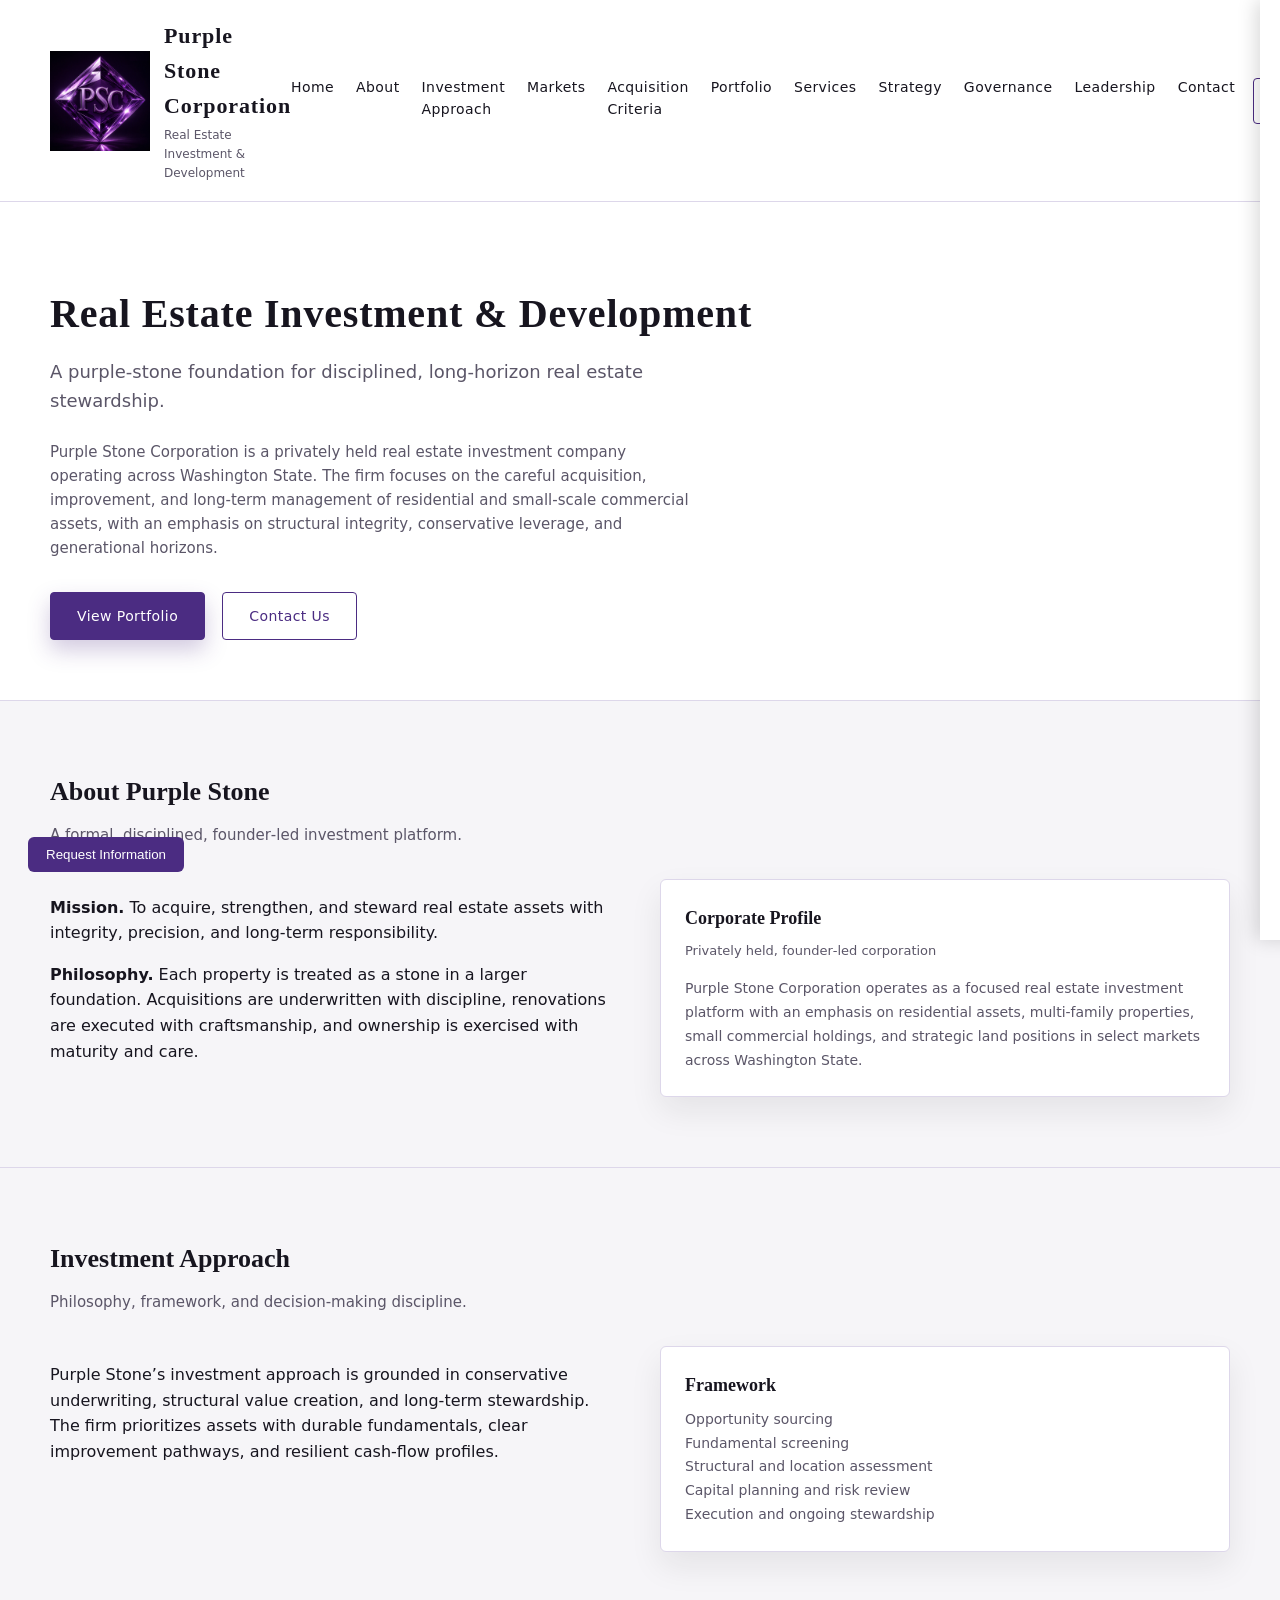
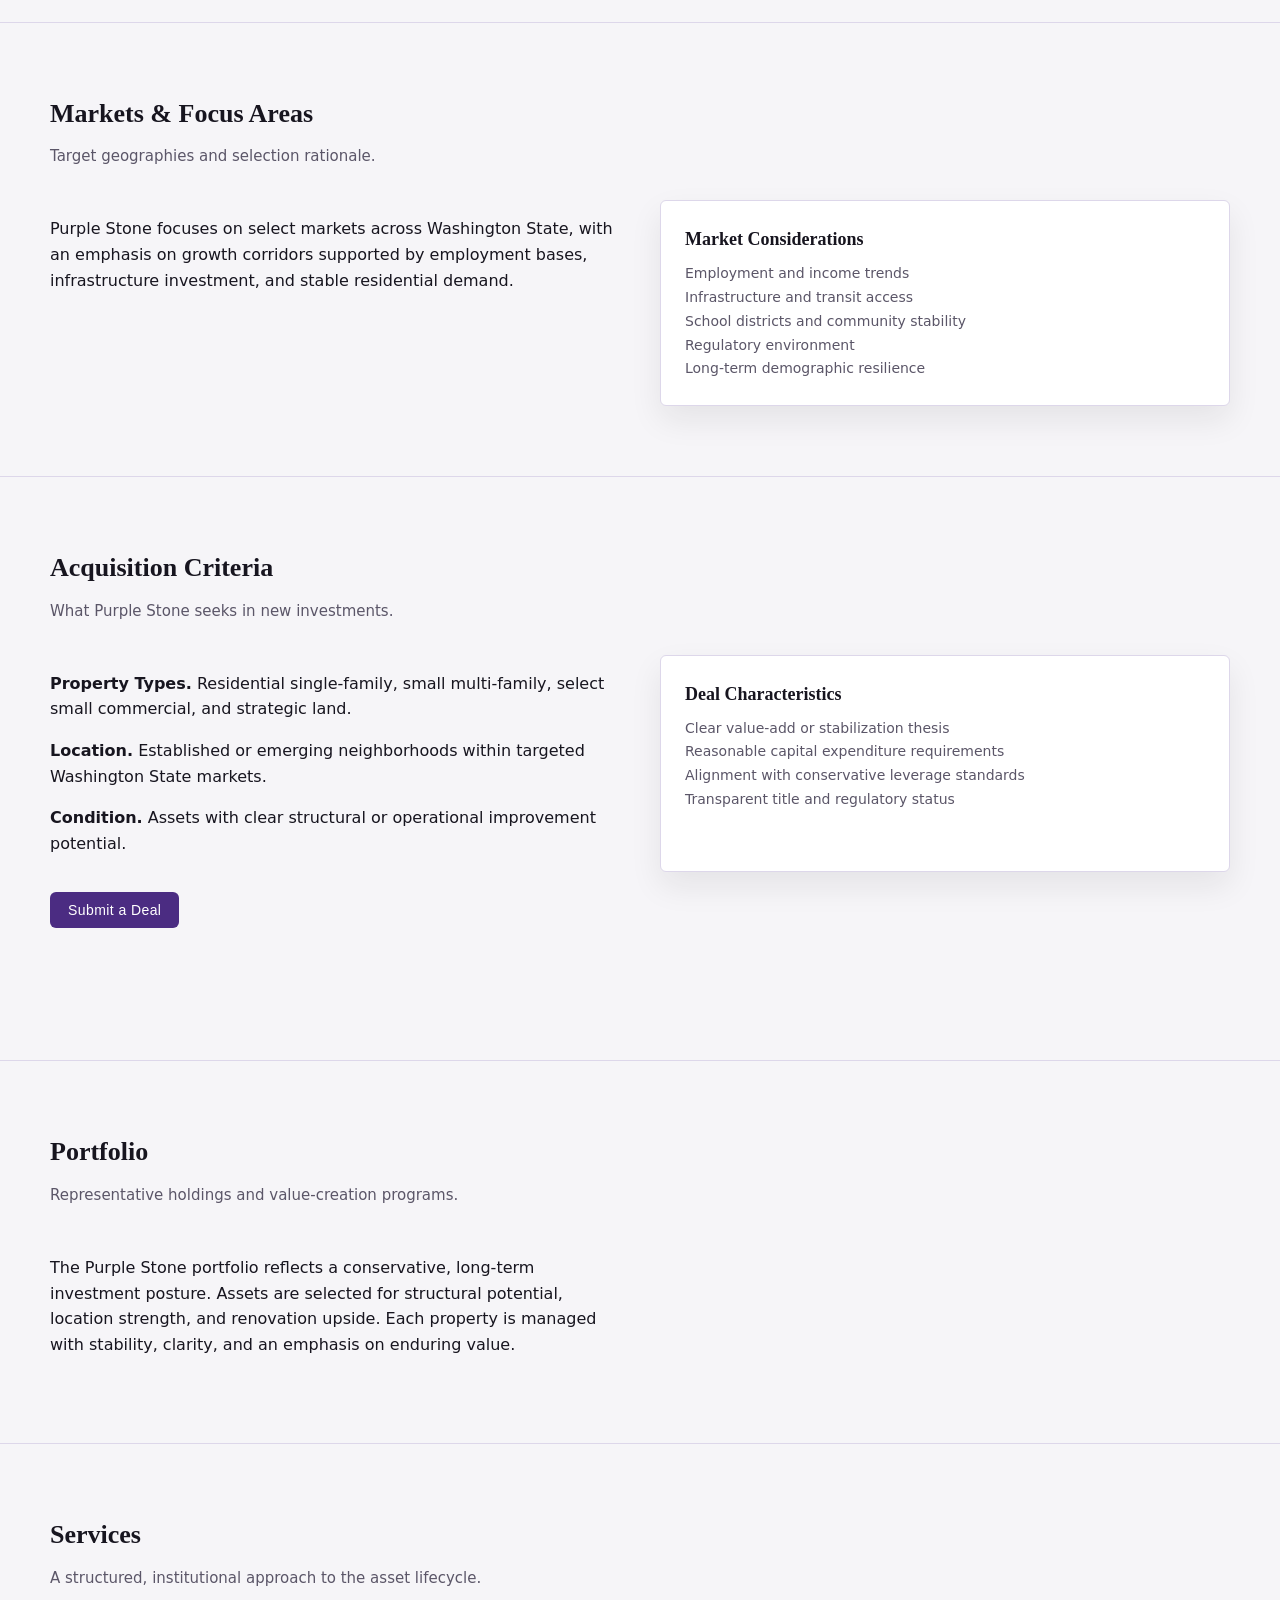
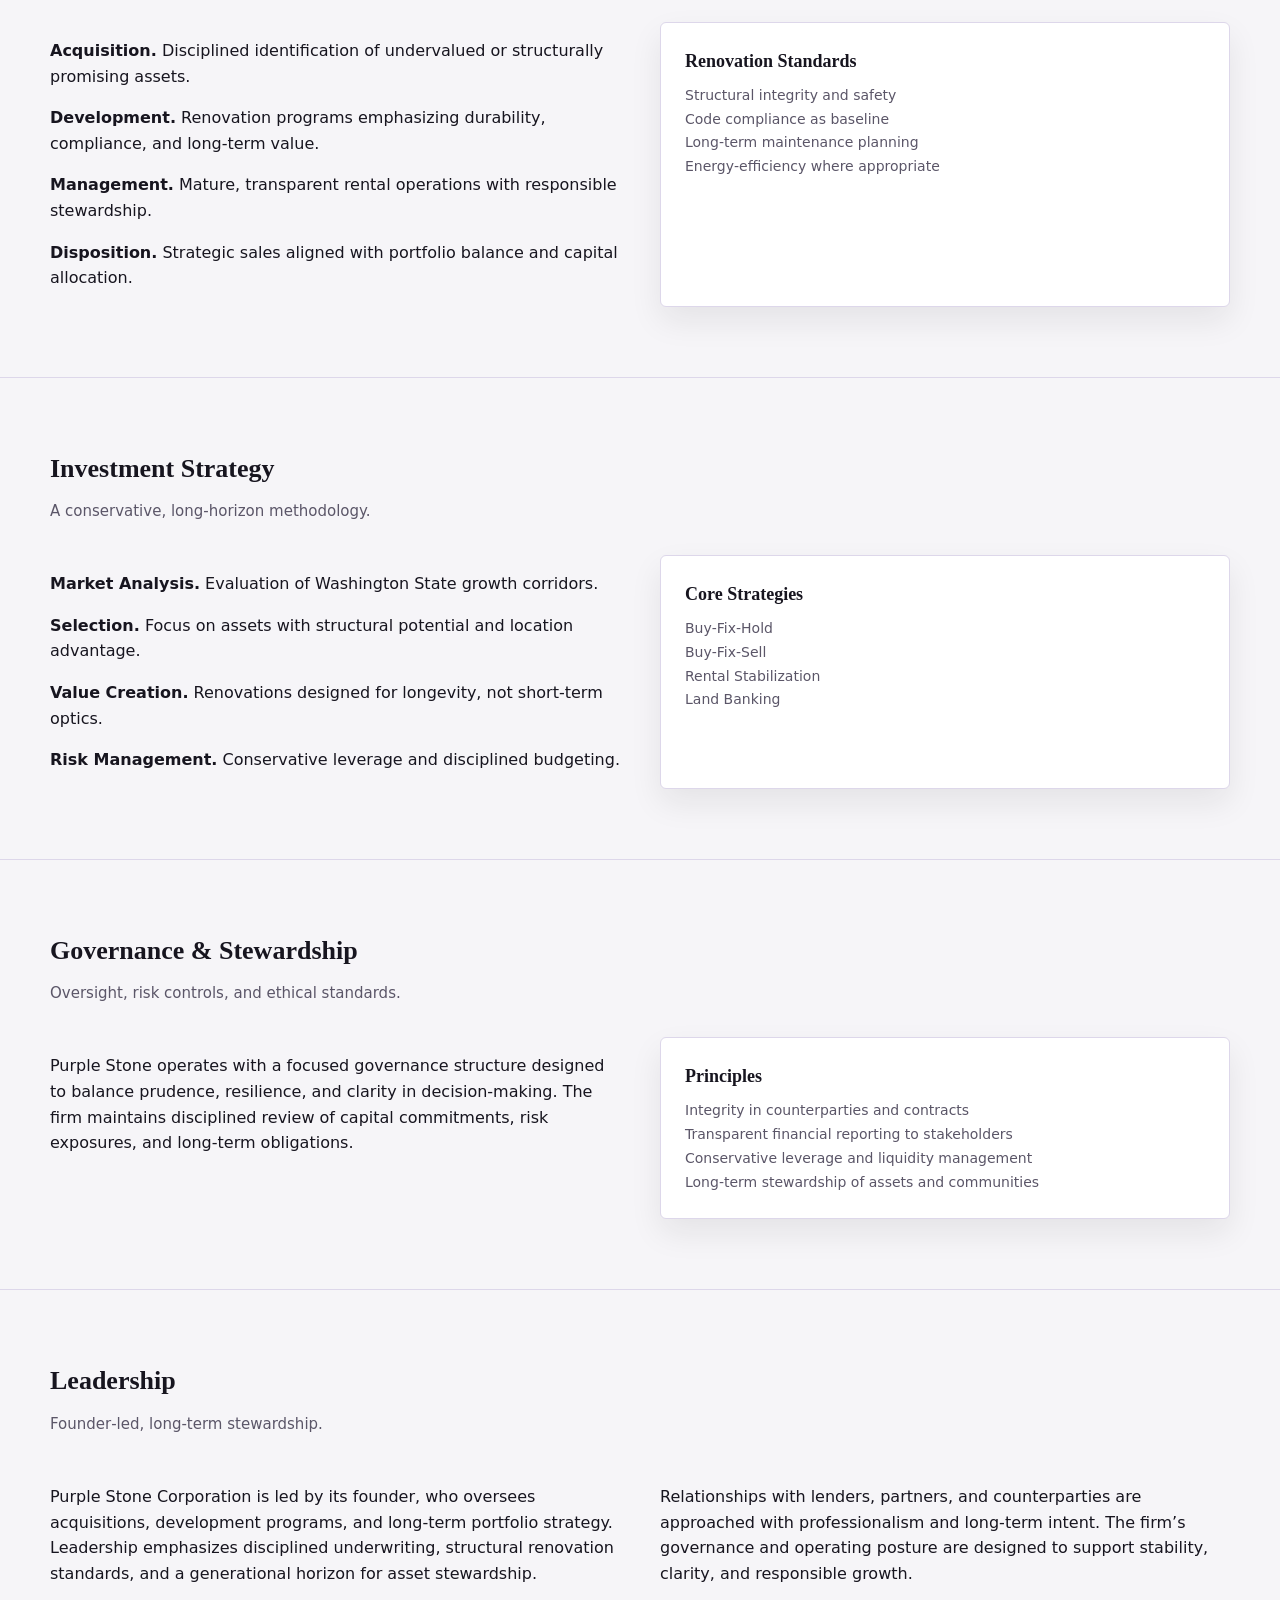
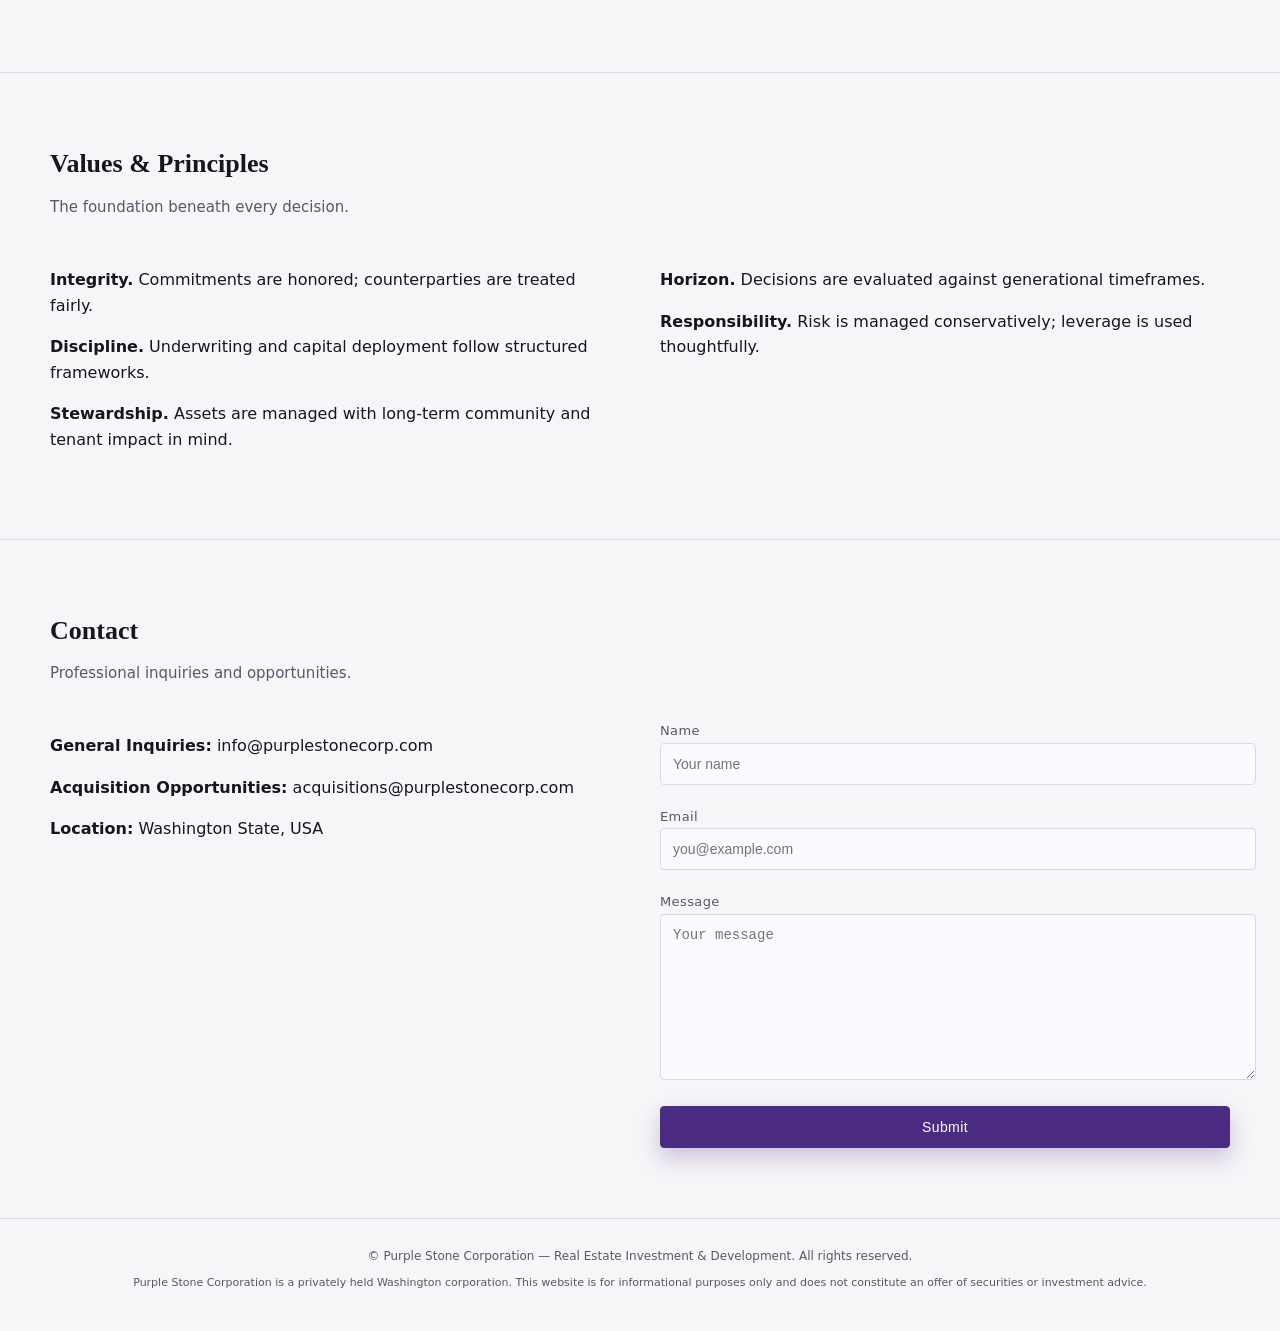
<file: index.html>
<!DOCTYPE html>
<html lang="en">
<head>
  <meta charset="UTF-8" />
  <title>Purple Stone Corporation — Real Estate Investment, Development, and Management</title>
  <meta name="viewport" content="width=device-width, initial-scale=1" />
	<meta
      name="description"
      content="Purple Stone Corporation — Real Estate Investment &amp; Development &amp; Management"
    />
	
    <!-- Begin SEO additions -->
    <meta name="keywords" content="Purple Stone Corporation, Real Estate Investment, Real Estate Development, Real Estate Acquisition, Real Estate Management" />
    <meta property="og:title" content="Purple Stone Corporation" />
    <meta property="og:description" content="Purple Stone Corporation is a real estate investment, development &amp; management company." />
    <meta property="og:url" content="https://purplestonecorp.com" />
    <meta property="og:type" content="website" />
    <script type="application/ld+json">
    {
      "@context": "https://schema.org",
      "@type": "Website",
      "name": "Purple Stone Corporation",
      "url": "https://purplestonecorp.com",
      "description": "Purple Stone Corporation is a real estate investment, development &amp; management company.",
      "keywords": "Purple Stone Corporation, Real Estate Investment, Real Estate Development, Real Estate Acquisition, Real Estate Management"
    }
    </script>
    <!-- End SEO additions -->

	<!-- Favicon Set -->
  	<link rel="icon" type="image/svg+xml" href="./images/psclogo-favicon-128.svg">
  	<link rel="icon" type="image/png" href="./images/psclogo-favicon-128.png">
	<link rel="shortcut icon" href="./images/psc-favicon.ico">
  	<link rel="apple-touch-icon" href="./images/psc-apple-touch-icon.png">
	
  <link rel="stylesheet" href="/assets/index.css">
</head>

<body>
<div id="scrollProgress"></div>

  <header>
    <div class="shell header-inner">
      <div class="logo">
		  <img src="images/psclogo.jpg" alt="Purple Stone Diamond Logo" width="100" height="100" />
		  <div>
			<div class="logo-text-primary">Purple Stone Corporation</div>
			<div class="logo-text-secondary">Real Estate Investment & Development</div>
		  </div>
		</div>


      <nav>
        <a href="#home">Home</a>
        <a href="#about">About</a>
        <a href="#approach">Investment Approach</a>
        <a href="#markets">Markets</a>
        <a href="#criteria">Acquisition Criteria</a>
        <a href="#portfolio">Portfolio</a>
        <a href="#services">Services</a>
        <a href="#strategy">Strategy</a>
        <a href="#governance">Governance</a>
        <a href="#leadership">Leadership</a>
        <a href="#contact">Contact</a>
      </nav>
	  <button id="darkModeToggle" class="dark-toggle">Dark Mode</button>

    </div>
  </header>
<div id="mobileNavOverlay"></div>

<div id="mobileDrawer">
  <div class="drawer-header">
    <span class="drawer-title">Menu</span>
    <span id="drawerClose" class="drawer-close">×</span>
  </div>
  <nav class="drawer-nav">
    <a href="#home">Home</a>
    <a href="#about">About</a>
    <a href="#approach">Investment Approach</a>
    <a href="#markets">Markets</a>
    <a href="#criteria">Acquisition Criteria</a>
    <a href="#portfolio">Portfolio</a>
    <a href="#services">Services</a>
    <a href="#strategy">Strategy</a>
    <a href="#governance">Governance</a>
    <a href="#leadership">Leadership</a>
    <a href="#contact">Contact</a>
  </nav>
</div>

<button id="mobileMenuButton" class="mobile-menu-btn">☰</button>

  <main>
    <!-- HERO -->
    <section id="home" class="hero">
      <div class="shell">
        <div class="hero-title">Real Estate Investment &amp; Development</div>
        <div class="hero-subtitle">
          A purple‑stone foundation for disciplined, long‑horizon real estate stewardship.
        </div>
        <p class="hero-body">
          Purple Stone Corporation is a privately held real estate investment company operating across
          Washington State. The firm focuses on the careful acquisition, improvement, and long‑term
          management of residential and small‑scale commercial assets, with an emphasis on structural
          integrity, conservative leverage, and generational horizons.
        </p>
        <a class="btn" href="#portfolio">View Portfolio</a>
        <a class="btn btn-secondary" href="#contact" style="margin-left:12px;">Contact Us</a>
      </div>
    </section>

    <!-- ABOUT -->
    <section id="about" class="section">
      <div class="shell">
        <div class="section-title">About Purple Stone</div>
        <div class="section-subtitle">
          A formal, disciplined, founder‑led investment platform.
        </div>

        <div class="columns-2">
          <div>
            <p>
              <strong>Mission.</strong> To acquire, strengthen, and steward real estate assets with
              integrity, precision, and long‑term responsibility.
            </p>
            <p>
              <strong>Philosophy.</strong> Each property is treated as a stone in a larger foundation.
              Acquisitions are underwritten with discipline, renovations are executed with craftsmanship,
              and ownership is exercised with maturity and care.
            </p>
          </div>

          <div class="card">
            <div class="card-title">Corporate Profile</div>
            <div class="card-meta">Privately held, founder‑led corporation</div>
            <div class="card-body">
              Purple Stone Corporation operates as a focused real estate investment platform with an
              emphasis on residential assets, multi‑family properties, small commercial holdings, and
              strategic land positions in select markets across Washington State.
            </div>
          </div>
        </div>
      </div>
    </section>

    <!-- INVESTMENT APPROACH -->
    <section id="approach" class="section">
      <div class="shell">
        <div class="section-title">Investment Approach</div>
        <div class="section-subtitle">
          Philosophy, framework, and decision‑making discipline.
        </div>

        <div class="columns-2">
          <div>
            <p>
              Purple Stone’s investment approach is grounded in conservative underwriting, structural
              value creation, and long‑term stewardship. The firm prioritizes assets with durable
              fundamentals, clear improvement pathways, and resilient cash‑flow profiles.
            </p>
          </div>
          <div class="card">
            <div class="card-title">Framework</div>
            <div class="card-body">
              Opportunity sourcing<br />
              Fundamental screening<br />
              Structural and location assessment<br />
              Capital planning and risk review<br />
              Execution and ongoing stewardship
            </div>
          </div>
        </div>
      </div>
    </section>

    <!-- MARKETS -->
    <section id="markets" class="section">
      <div class="shell">
        <div class="section-title">Markets &amp; Focus Areas</div>
        <div class="section-subtitle">
          Target geographies and selection rationale.
        </div>

        <div class="columns-2">
          <div>
            <p>
              Purple Stone focuses on select markets across Washington State, with an emphasis on
              growth corridors supported by employment bases, infrastructure investment, and stable
              residential demand.
            </p>
          </div>
          <div class="card">
            <div class="card-title">Market Considerations</div>
            <div class="card-body">
              Employment and income trends<br />
              Infrastructure and transit access<br />
              School districts and community stability<br />
              Regulatory environment<br />
              Long‑term demographic resilience
            </div>
          </div>
        </div>
      </div>
    </section>

    <!-- ACQUISITION CRITERIA -->
    <section id="criteria" class="section">
      <div class="shell">
        <div class="section-title">Acquisition Criteria</div>
        <div class="section-subtitle">
          What Purple Stone seeks in new investments.
        </div>

        <div class="columns-2">
          <div>
            <p><strong>Property Types.</strong> Residential single‑family, small multi‑family, select small commercial, and strategic land.</p>
            <p><strong>Location.</strong> Established or emerging neighborhoods within targeted Washington State markets.</p>
            <p><strong>Condition.</strong> Assets with clear structural or operational improvement potential.</p>
          </div>
          <div class="card">
            <div class="card-title">Deal Characteristics</div>
            <div class="card-body">
              Clear value‑add or stabilization thesis<br />
              Reasonable capital expenditure requirements<br />
              Alignment with conservative leverage standards<br />
              Transparent title and regulatory status
            </div>
          </div>
        </div>
<div class="deal-intake-wrapper">
  <button id="dealToggle" class="deal-toggle-btn">Submit a Deal</button>

  <div id="dealWizard" class="deal-intake collapsed">

    <!-- STEP 1 -->
    <div class="deal-step" data-step="1">
      <h3 class="deal-title">Step 1 — Property Details</h3>
      <form id="dealFormStep1" class="deal-form">
        <input type="text" id="address" placeholder="Property address" required />
        <input type="text" id="city" placeholder="City / Market" required />
        <input type="text" id="assetType" placeholder="Asset type" required />
        <button class="btn" type="button" id="nextStep1">Next</button>
      </form>
    </div>

    <!-- STEP 2 -->
    <div class="deal-step hidden" data-step="2">
      <h3 class="deal-title">Step 2 — Financials</h3>
      <form id="dealFormStep2" class="deal-form">
        <input type="text" id="price" placeholder="Asking price" required />
        <textarea id="summary" placeholder="Deal summary" required></textarea>
        <button class="btn btn-secondary" type="button" id="backStep2">Back</button>
        <button class="btn" type="button" id="nextStep2">Next</button>
      </form>
    </div>

    <!-- STEP 3 -->
    <div class="deal-step hidden" data-step="3">
      <h3 class="deal-title">Step 3 — Your Info</h3>
      <form id="dealFormStep3" class="deal-form">
        <input type="text" id="brokerName" placeholder="Your name" required />
        <input type="email" id="brokerEmail" placeholder="Email address" required />
        <button class="btn btn-secondary" type="button" id="backStep3">Back</button>
        <button class="btn" type="button" id="submitDeal">Submit Deal</button>
      </form>
    </div>

    <!-- SUCCESS MESSAGE -->
    <div id="dealSuccess" class="deal-success hidden">
      <h3 class="deal-title">Deal Submitted</h3>
      <p class="deal-text">Thank you — Purple Stone will review your submission and reach out if the opportunity aligns with our criteria.</p>
    </div>

  </div>
</div>

      </div>
    </section>

    <!-- PORTFOLIO -->
    <section id="portfolio" class="section">
      <div class="shell">
        <div class="section-title">Portfolio</div>
        <div class="section-subtitle">
          Representative holdings and value‑creation programs.
        </div>

        <div class="columns-2">
          <div>
            <p>
              The Purple Stone portfolio reflects a conservative, long‑term investment posture.
              Assets are selected for structural potential, location strength, and renovation upside.
              Each property is managed with stability, clarity, and an emphasis on enduring value.
            </p>
          </div>
<!--
          <div class="card">
            <div class="card-title">Maple Ridge Residence</div>
            <div class="card-meta">Acquired 2024 · Washington State</div>
            <div class="card-body">
              Full modernization program including structural reinforcement and energy‑efficient
              upgrades. Stabilized as a long‑term rental asset with improved safety and operating
              efficiency.
            </div>
            <span class="tag">Value‑add renovation</span>
            <span class="tag">Stabilized rental</span>
          </div>
-->
        </div>
<!--
		<div class="gallery">
		  <img src="img/property1.jpg" class="gallery-img" />
		  <img src="img/property2.jpg" class="gallery-img" />
		  <img src="img/property3.jpg" class="gallery-img" />
		</div>
-->
		<div id="lightboxOverlay"></div>
		<div id="lightbox">
		  <img id="lightboxImg" />
		</div>
      </div>
    </section>

    <!-- SERVICES -->
    <section id="services" class="section">
      <div class="shell">
        <div class="section-title">Services</div>
        <div class="section-subtitle">
          A structured, institutional approach to the asset lifecycle.
        </div>

        <div class="columns-2">
          <div>
            <p><strong>Acquisition.</strong> Disciplined identification of undervalued or structurally promising assets.</p>
            <p><strong>Development.</strong> Renovation programs emphasizing durability, compliance, and long‑term value.</p>
            <p><strong>Management.</strong> Mature, transparent rental operations with responsible stewardship.</p>
            <p><strong>Disposition.</strong> Strategic sales aligned with portfolio balance and capital allocation.</p>
          </div>

          <div class="card">
            <div class="card-title">Renovation Standards</div>
            <div class="card-body">
              Structural integrity and safety<br />
              Code compliance as baseline<br />
              Long‑term maintenance planning<br />
              Energy‑efficiency where appropriate
            </div>
          </div>
        </div>
      </div>
    </section>

    <!-- STRATEGY -->
    <section id="strategy" class="section">
      <div class="shell">
        <div class="section-title">Investment Strategy</div>
        <div class="section-subtitle">
          A conservative, long‑horizon methodology.
        </div>

        <div class="columns-2">
          <div>
            <p><strong>Market Analysis.</strong> Evaluation of Washington State growth corridors.</p>
            <p><strong>Selection.</strong> Focus on assets with structural potential and location advantage.</p>
            <p><strong>Value Creation.</strong> Renovations designed for longevity, not short‑term optics.</p>
            <p><strong>Risk Management.</strong> Conservative leverage and disciplined budgeting.</p>
          </div>

          <div class="card">
            <div class="card-title">Core Strategies</div>
            <div class="card-body">
              Buy‑Fix‑Hold<br />
              Buy‑Fix‑Sell<br />
              Rental Stabilization<br />
              Land Banking
            </div>
          </div>
        </div>
      </div>
    </section>

    <!-- GOVERNANCE -->
    <section id="governance" class="section">
      <div class="shell">
        <div class="section-title">Governance &amp; Stewardship</div>
        <div class="section-subtitle">
          Oversight, risk controls, and ethical standards.
        </div>

        <div class="columns-2">
          <div>
            <p>
              Purple Stone operates with a focused governance structure designed to balance prudence,
              resilience, and clarity in decision‑making. The firm maintains disciplined review of
              capital commitments, risk exposures, and long‑term obligations.
            </p>
          </div>
          <div class="card">
            <div class="card-title">Principles</div>
            <div class="card-body">
              Integrity in counterparties and contracts<br />
              Transparent financial reporting to stakeholders<br />
              Conservative leverage and liquidity management<br />
              Long‑term stewardship of assets and communities
            </div>
          </div>
        </div>
      </div>
    </section>

    <!-- LEADERSHIP -->
    <section id="leadership" class="section">
      <div class="shell">
        <div class="section-title">Leadership</div>
        <div class="section-subtitle">
          Founder‑led, long‑term stewardship.
        </div>

        <div class="columns-2">
          <div>
            <p>
              Purple Stone Corporation is led by its founder, who oversees acquisitions, development
              programs, and long‑term portfolio strategy. Leadership emphasizes disciplined underwriting,
              structural renovation standards, and a generational horizon for asset stewardship.
            </p>
          </div>

          <div>
            <p>
              Relationships with lenders, partners, and counterparties are approached with professionalism
              and long‑term intent. The firm’s governance and operating posture are designed to support
              stability, clarity, and responsible growth.
            </p>
          </div>
        </div>
      </div>
    </section>

    <!-- VALUES -->
    <section class="section">
      <div class="shell">
        <div class="section-title">Values &amp; Principles</div>
        <div class="section-subtitle">
          The foundation beneath every decision.
        </div>

        <div class="columns-2">
          <div>
            <p><strong>Integrity.</strong> Commitments are honored; counterparties are treated fairly.</p>
            <p><strong>Discipline.</strong> Underwriting and capital deployment follow structured frameworks.</p>
            <p><strong>Stewardship.</strong> Assets are managed with long‑term community and tenant impact in mind.</p>
          </div>
          <div>
            <p><strong>Horizon.</strong> Decisions are evaluated against generational timeframes.</p>
            <p><strong>Responsibility.</strong> Risk is managed conservatively; leverage is used thoughtfully.</p>
          </div>
        </div>
      </div>
    </section>

    <!-- CONTACT -->
    <section id="contact" class="section">
      <div class="shell">
        <div class="section-title">Contact</div>
        <div class="section-subtitle">
          Professional inquiries and opportunities.
        </div>

        <div class="columns-2">
          <div>
            <p><strong>General Inquiries:</strong> info@purplestonecorp.com</p>
            <p><strong>Acquisition Opportunities:</strong> acquisitions@purplestonecorp.com</p>
            <p><strong>Location:</strong> Washington State, USA</p>
          </div>

          <form>
            <div>
              <label>Name</label>
              <input type="text" placeholder="Your name" />
            </div>
            <div>
              <label>Email</label>
              <input type="email" placeholder="you@example.com" />
            </div>
            <div>
              <label>Message</label>
              <textarea placeholder="Your message"></textarea>
            </div>
            <button class="btn" type="submit">Submit</button>
          </form>
        </div>
      </div>
    </section>
  </main>

  <footer>
    <div class="shell">
      <div>© Purple Stone Corporation — Real Estate Investment &amp; Development. All rights reserved.</div>
      <div class="footer-meta">
        Purple Stone Corporation is a privately held Washington corporation. This website is for informational purposes only and does not constitute an offer of securities or investment advice.
      </div>
    </div>
  </footer>
  <!-- footer>
  <div class="shell footer-grid">
    <div class="footer-col">
      <div class="footer-title">Purple Stone Corporation</div>
      <p class="footer-text">Real Estate Investment & Development</p>
    </div>

    <div class="footer-col">
      <div class="footer-title">Company</div>
      <a href="#about">About</a>
      <a href="#leadership">Leadership</a>
      <a href="#governance">Governance</a>
    </div>

    <div class="footer-col">
      <div class="footer-title">Investing</div>
      <a href="#approach">Investment Approach</a>
      <a href="#markets">Markets</a>
      <a href="#criteria">Acquisition Criteria</a>
    </div>

    <div class="footer-col">
      <div class="footer-title">Portfolio</div>
      <a href="#portfolio">Representative Assets</a>
      <a href="#services">Services</a>
      <a href="#strategy">Strategy</a>
    </div>

    <div class="footer-col">
      <div class="footer-title">Contact</div>
      <a href="#contact">General Inquiries</a>
      <a href="#contact">Acquisition Opportunities</a>
    </div>
  </div>

  <div class="footer-bottom">
    © Purple Stone Corporation — All rights reserved.
  </div>
</footer -->

  <div id="backToTop">Back to top</div>
  <div id="infoModalOverlay"></div>

<div id="infoModal">
  <div class="modal-content">
    <span id="infoModalClose" class="modal-close">×</span>
    <h2 class="modal-title">Request Information</h2>
    <p class="modal-text">Submit your details and a member of Purple Stone will reach out.</p>

    <form class="modal-form">
      <input type="text" placeholder="Your name" />
      <input type="email" placeholder="Email address" />
      <textarea placeholder="Your message"></textarea>
      <button class="btn" type="submit">Submit Request</button>
    </form>
  </div>
</div>

<button id="infoButton" class="info-btn">Request Information</button>

<script src="/assets/index.js"></script>
</body>
</html>
</file>
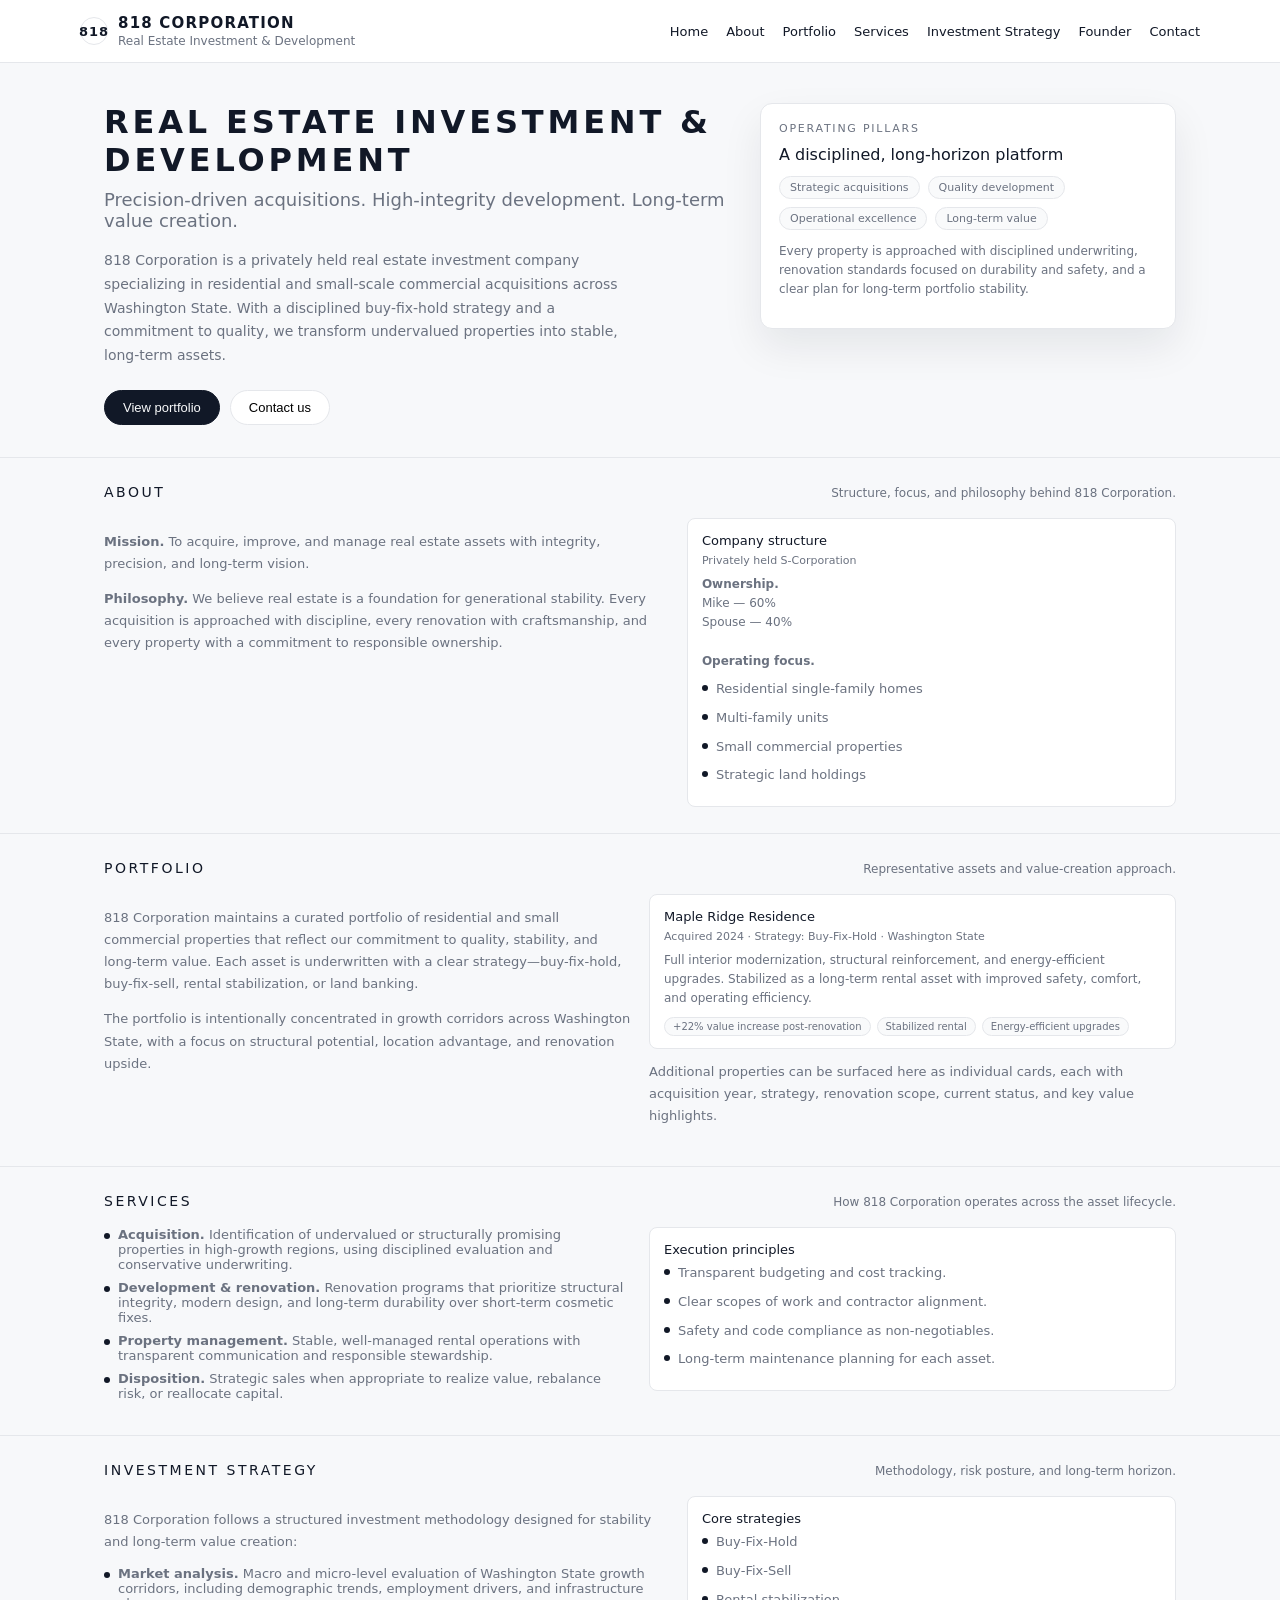
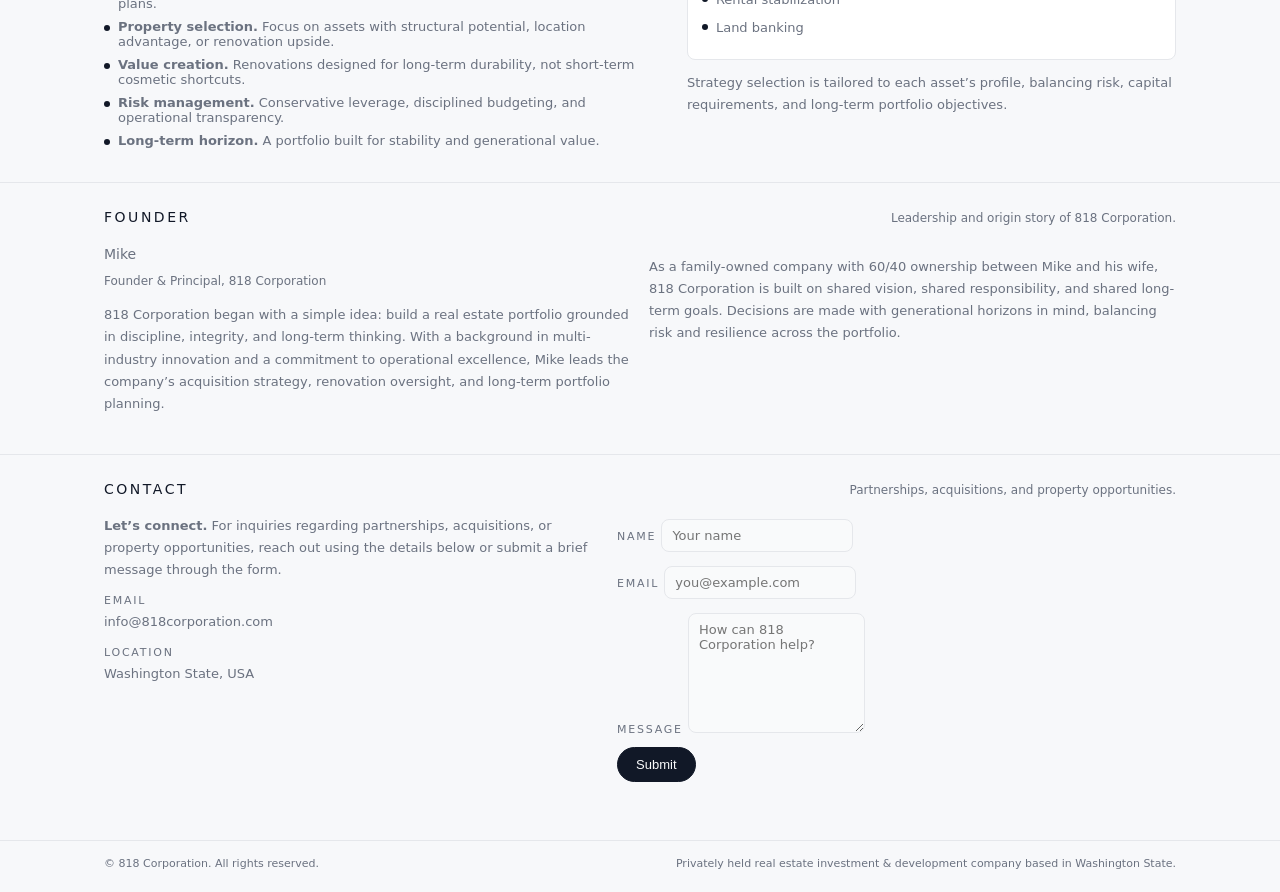
<file: 818corpwebsite.html>
<!DOCTYPE html>
<html lang="en">
<head>
  <meta charset="UTF-8" />
  <title>818 Corporation — Real Estate Investment & Development</title>
  <meta name="viewport" content="width=device-width, initial-scale=1" />
  <style>
    :root {
      --bg: #f7f8fa;
      --bg-alt: #ffffff;
      --text: #111827;
      --muted: #6b7280;
      --accent: #111827;
      --border: #e5e7eb;
      --radius-lg: 12px;
      --radius-md: 8px;
      --shadow-soft: 0 18px 40px rgba(15, 23, 42, 0.08);
      --max-width: 1120px;
    }

    *,
    *::before,
    *::after {
      box-sizing: border-box;
    }

    body {
      margin: 0;
      font-family: system-ui, -apple-system, BlinkMacSystemFont, "SF Pro Text",
        "Segoe UI", sans-serif;
      background: var(--bg);
      color: var(--text);
      -webkit-font-smoothing: antialiased;
    }

    a {
      color: inherit;
      text-decoration: none;
    }

    img {
      max-width: 100%;
      display: block;
    }

    .page {
      min-height: 100vh;
      display: flex;
      flex-direction: column;
    }

    .shell {
      width: 100%;
      max-width: var(--max-width);
      margin: 0 auto;
      padding: 0 24px;
    }

    header {
      border-bottom: 1px solid var(--border);
      background: var(--bg-alt);
      position: sticky;
      top: 0;
      z-index: 20;
      backdrop-filter: blur(12px);
    }

    .header-inner {
      display: flex;
      align-items: center;
      justify-content: space-between;
      padding: 14px 0;
    }

    .brand {
      display: flex;
      align-items: center;
      gap: 10px;
    }

    .brand-mark {
      width: 28px;
      height: 28px;
      border-radius: 999px;
      border: 1px solid var(--border);
      display: flex;
      align-items: center;
      justify-content: center;
      font-size: 13px;
      font-weight: 600;
      letter-spacing: 0.08em;
    }

    .brand-text {
      display: flex;
      flex-direction: column;
      gap: 2px;
    }

    .brand-title {
      font-size: 15px;
      font-weight: 600;
      letter-spacing: 0.08em;
      text-transform: uppercase;
    }

    .brand-subtitle {
      font-size: 12px;
      color: var(--muted);
    }

    nav {
      display: flex;
      gap: 18px;
      font-size: 13px;
    }

    nav a {
      padding: 6px 0;
      position: relative;
    }

    nav a::after {
      content: "";
      position: absolute;
      left: 0;
      right: 0;
      bottom: -4px;
      height: 1px;
      background: var(--accent);
      opacity: 0;
      transform: scaleX(0.6);
      transition: opacity 0.18s ease, transform 0.18s ease;
    }

    nav a:hover::after {
      opacity: 1;
      transform: scaleX(1);
    }

    .hero {
      padding: 40px 0 32px;
    }

    .hero-grid {
      display: grid;
      grid-template-columns: minmax(0, 2.1fr) minmax(0, 1.4fr);
      gap: 32px;
      align-items: flex-start;
    }

    .hero-title {
      font-size: 32px;
      letter-spacing: 0.12em;
      text-transform: uppercase;
      font-weight: 600;
      margin-bottom: 10px;
    }

    .hero-subtitle {
      font-size: 18px;
      color: var(--muted);
      margin-bottom: 18px;
    }

    .hero-body {
      font-size: 14px;
      line-height: 1.7;
      color: var(--muted);
      max-width: 540px;
    }

    .hero-actions {
      display: flex;
      flex-wrap: wrap;
      gap: 10px;
      margin-top: 22px;
    }

    .btn {
      border-radius: 999px;
      padding: 9px 18px;
      font-size: 13px;
      border: 1px solid var(--border);
      background: var(--bg-alt);
      cursor: pointer;
      display: inline-flex;
      align-items: center;
      gap: 6px;
      transition: background 0.18s ease, box-shadow 0.18s ease,
        transform 0.18s ease;
    }

    .btn-primary {
      background: var(--accent);
      color: #f9fafb;
      border-color: var(--accent);
    }

    .btn:hover {
      box-shadow: 0 10px 24px rgba(15, 23, 42, 0.12);
      transform: translateY(-1px);
    }

    .hero-card {
      background: var(--bg-alt);
      border-radius: var(--radius-lg);
      border: 1px solid var(--border);
      padding: 18px 18px 16px;
      box-shadow: var(--shadow-soft);
    }

    .hero-card-label {
      font-size: 11px;
      text-transform: uppercase;
      letter-spacing: 0.16em;
      color: var(--muted);
      margin-bottom: 10px;
    }

    .hero-card-title {
      font-size: 16px;
      font-weight: 500;
      margin-bottom: 12px;
    }

    .pill-row {
      display: flex;
      flex-wrap: wrap;
      gap: 8px;
      margin-bottom: 12px;
    }

    .pill {
      font-size: 11px;
      padding: 4px 10px;
      border-radius: 999px;
      border: 1px solid var(--border);
      background: #f9fafb;
      color: var(--muted);
    }

    .hero-card-note {
      font-size: 12px;
      color: var(--muted);
      line-height: 1.6;
    }

    .section {
      padding: 26px 0;
      border-top: 1px solid var(--border);
    }

    .section-header {
      display: flex;
      justify-content: space-between;
      align-items: baseline;
      margin-bottom: 18px;
      gap: 12px;
    }

    .section-title {
      font-size: 14px;
      text-transform: uppercase;
      letter-spacing: 0.18em;
      font-weight: 500;
    }

    .section-subtitle {
      font-size: 12px;
      color: var(--muted);
    }

    .section-grid-2 {
      display: grid;
      grid-template-columns: minmax(0, 1.6fr) minmax(0, 1.4fr);
      gap: 24px;
    }

    .section-body {
      font-size: 13px;
      line-height: 1.7;
      color: var(--muted);
    }

    .list {
      list-style: none;
      padding: 0;
      margin: 0;
      font-size: 13px;
      color: var(--muted);
    }

    .list li {
      display: flex;
      align-items: flex-start;
      gap: 8px;
      margin-bottom: 8px;
    }

    .list-bullet {
      width: 6px;
      height: 6px;
      border-radius: 999px;
      background: var(--accent);
      margin-top: 6px;
      flex-shrink: 0;
    }

    .card {
      background: var(--bg-alt);
      border-radius: var(--radius-md);
      border: 1px solid var(--border);
      padding: 14px 14px 12px;
    }

    .card-title {
      font-size: 13px;
      font-weight: 500;
      margin-bottom: 6px;
    }

    .card-meta {
      font-size: 11px;
      color: var(--muted);
      margin-bottom: 8px;
    }

    .card-body {
      font-size: 12px;
      color: var(--muted);
      line-height: 1.6;
    }

    .card-tags {
      display: flex;
      flex-wrap: wrap;
      gap: 6px;
      margin-top: 8px;
    }

    .tag {
      font-size: 10px;
      padding: 3px 8px;
      border-radius: 999px;
      border: 1px solid var(--border);
      background: #f9fafb;
      color: var(--muted);
    }

    .columns-2 {
      display: grid;
      grid-template-columns: minmax(0, 1fr) minmax(0, 1fr);
      gap: 18px;
    }

    .founder-block {
      font-size: 13px;
      line-height: 1.7;
      color: var(--muted);
    }

    .founder-name {
      font-size: 14px;
      font-weight: 500;
      margin-bottom: 4px;
    }

    .founder-role {
      font-size: 12px;
      color: var(--muted);
      margin-bottom: 10px;
    }

    .contact-grid {
      display: grid;
      grid-template-columns: minmax(0, 1.4fr) minmax(0, 1.6fr);
      gap: 24px;
    }

    .contact-meta {
      font-size: 13px;
      color: var(--muted);
      line-height: 1.7;
    }

    .contact-meta p {
      margin: 0 0 8px;
    }

    .contact-label {
      font-size: 11px;
      text-transform: uppercase;
      letter-spacing: 0.16em;
      color: var(--muted);
      margin-bottom: 4px;
    }

    .contact-value {
      font-size: 13px;
    }

    form {
      display: grid;
      grid-template-columns: minmax(0, 1fr);
      gap: 10px;
    }

    label {
      font-size: 11px;
      text-transform: uppercase;
      letter-spacing: 0.16em;
      color: var(--muted);
    }

    input,
    textarea {
      margin-top: 4px;
      padding: 8px 10px;
      border-radius: 8px;
      border: 1px solid var(--border);
      font-size: 13px;
      font-family: inherit;
      background: #f9fafb;
      resize: vertical;
    }

    textarea {
      min-height: 120px;
    }

    footer {
      border-top: 1px solid var(--border);
      padding: 16px 0 22px;
      margin-top: 32px;
      font-size: 11px;
      color: var(--muted);
    }

    .footer-inner {
      display: flex;
      justify-content: space-between;
      align-items: center;
      gap: 12px;
      flex-wrap: wrap;
    }

    @media (max-width: 900px) {
      .hero-grid,
      .section-grid-2,
      .columns-2,
      .contact-grid {
        grid-template-columns: minmax(0, 1fr);
      }

      header {
        position: static;
      }

      .header-inner {
        flex-direction: column;
        align-items: flex-start;
        gap: 10px;
      }

      nav {
        flex-wrap: wrap;
      }
    }

    @media (max-width: 640px) {
      .hero {
        padding-top: 28px;
      }

      .hero-title {
        font-size: 24px;
        letter-spacing: 0.16em;
      }

      .hero-subtitle {
        font-size: 16px;
      }

      .shell {
        padding: 0 18px;
      }
    }
  </style>
</head>
<body>
  <div class="page">
    <header>
      <div class="shell header-inner">
        <div class="brand">
          <div class="brand-mark">818</div>
          <div class="brand-text">
            <div class="brand-title">818 Corporation</div>
            <div class="brand-subtitle">
              Real Estate Investment &amp; Development
            </div>
          </div>
        </div>
        <nav>
          <a href="#home">Home</a>
          <a href="#about">About</a>
          <a href="#portfolio">Portfolio</a>
          <a href="#services">Services</a>
          <a href="#strategy">Investment Strategy</a>
          <a href="#founder">Founder</a>
          <a href="#contact">Contact</a>
        </nav>
      </div>
    </header>

    <main>
      <!-- HERO / HOME -->
      <section id="home" class="hero">
        <div class="shell hero-grid">
          <div>
            <div class="hero-title">Real Estate Investment &amp; Development</div>
            <div class="hero-subtitle">
              Precision-driven acquisitions. High-integrity development. Long-term value creation.
            </div>
            <p class="hero-body">
              818 Corporation is a privately held real estate investment company specializing in
              residential and small-scale commercial acquisitions across Washington State. With a
              disciplined buy-fix-hold strategy and a commitment to quality, we transform
              undervalued properties into stable, long-term assets.
            </p>
            <div class="hero-actions">
              <button class="btn btn-primary" onclick="document.getElementById('portfolio').scrollIntoView({behavior:'smooth'})">
                View portfolio
              </button>
              <button class="btn" onclick="document.getElementById('contact').scrollIntoView({behavior:'smooth'})">
                Contact us
              </button>
            </div>
          </div>
          <aside class="hero-card">
            <div class="hero-card-label">Operating pillars</div>
            <div class="hero-card-title">A disciplined, long-horizon platform</div>
            <div class="pill-row">
              <span class="pill">Strategic acquisitions</span>
              <span class="pill">Quality development</span>
              <span class="pill">Operational excellence</span>
              <span class="pill">Long-term value</span>
            </div>
            <p class="hero-card-note">
              Every property is approached with disciplined underwriting, renovation standards
              focused on durability and safety, and a clear plan for long-term portfolio stability.
            </p>
          </aside>
        </div>
      </section>

      <!-- ABOUT -->
      <section id="about" class="section">
        <div class="shell">
          <div class="section-header">
            <div class="section-title">About</div>
            <div class="section-subtitle">
              Structure, focus, and philosophy behind 818 Corporation.
            </div>
          </div>
          <div class="section-grid-2">
            <div>
              <p class="section-body">
                <strong>Mission.</strong> To acquire, improve, and manage real estate assets with
                integrity, precision, and long-term vision.
              </p>
              <p class="section-body">
                <strong>Philosophy.</strong> We believe real estate is a foundation for
                generational stability. Every acquisition is approached with discipline, every
                renovation with craftsmanship, and every property with a commitment to responsible
                ownership.
              </p>
            </div>
            <div>
              <div class="card">
                <div class="card-title">Company structure</div>
                <div class="card-meta">Privately held S-Corporation</div>
                <div class="card-body">
                  <strong>Ownership.</strong><br />
                  Mike — 60%<br />
                  Spouse — 40%
                  <br /><br />
                  <strong>Operating focus.</strong>
                  <ul class="list" style="margin-top:8px;">
                    <li>
                      <span class="list-bullet"></span>
                      <span>Residential single-family homes</span>
                    </li>
                    <li>
                      <span class="list-bullet"></span>
                      <span>Multi-family units</span>
                    </li>
                    <li>
                      <span class="list-bullet"></span>
                      <span>Small commercial properties</span>
                    </li>
                    <li>
                      <span class="list-bullet"></span>
                      <span>Strategic land holdings</span>
                    </li>
                  </ul>
                </div>
              </div>
            </div>
          </div>
        </div>
      </section>

      <!-- PORTFOLIO -->
      <section id="portfolio" class="section">
        <div class="shell">
          <div class="section-header">
            <div class="section-title">Portfolio</div>
            <div class="section-subtitle">
              Representative assets and value-creation approach.
            </div>
          </div>
          <div class="columns-2">
            <div>
              <p class="section-body">
                818 Corporation maintains a curated portfolio of residential and small commercial
                properties that reflect our commitment to quality, stability, and long-term value.
                Each asset is underwritten with a clear strategy—buy-fix-hold, buy-fix-sell, rental
                stabilization, or land banking.
              </p>
              <p class="section-body">
                The portfolio is intentionally concentrated in growth corridors across Washington
                State, with a focus on structural potential, location advantage, and renovation
                upside.
              </p>
            </div>
            <div>
              <!-- Example property card (template) -->
              <div class="card">
                <div class="card-title">Maple Ridge Residence</div>
                <div class="card-meta">
                  Acquired 2024 · Strategy: Buy‑Fix‑Hold · Washington State
                </div>
                <div class="card-body">
                  Full interior modernization, structural reinforcement, and energy-efficient
                  upgrades. Stabilized as a long-term rental asset with improved safety, comfort,
                  and operating efficiency.
                </div>
                <div class="card-tags">
                  <span class="tag">+22% value increase post-renovation</span>
                  <span class="tag">Stabilized rental</span>
                  <span class="tag">Energy-efficient upgrades</span>
                </div>
              </div>
              <p class="section-body" style="margin-top:12px;">
                Additional properties can be surfaced here as individual cards, each with
                acquisition year, strategy, renovation scope, current status, and key value
                highlights.
              </p>
            </div>
          </div>
        </div>
      </section>

      <!-- SERVICES -->
      <section id="services" class="section">
        <div class="shell">
          <div class="section-header">
            <div class="section-title">Services</div>
            <div class="section-subtitle">
              How 818 Corporation operates across the asset lifecycle.
            </div>
          </div>
          <div class="columns-2">
            <div>
              <ul class="list">
                <li>
                  <span class="list-bullet"></span>
                  <span>
                    <strong>Acquisition.</strong> Identification of undervalued or structurally
                    promising properties in high-growth regions, using disciplined evaluation and
                    conservative underwriting.
                  </span>
                </li>
                <li>
                  <span class="list-bullet"></span>
                  <span>
                    <strong>Development &amp; renovation.</strong> Renovation programs that
                    prioritize structural integrity, modern design, and long-term durability over
                    short-term cosmetic fixes.
                  </span>
                </li>
                <li>
                  <span class="list-bullet"></span>
                  <span>
                    <strong>Property management.</strong> Stable, well-managed rental operations
                    with transparent communication and responsible stewardship.
                  </span>
                </li>
                <li>
                  <span class="list-bullet"></span>
                  <span>
                    <strong>Disposition.</strong> Strategic sales when appropriate to realize
                    value, rebalance risk, or reallocate capital.
                  </span>
                </li>
              </ul>
            </div>
            <div>
              <div class="card">
                <div class="card-title">Execution principles</div>
                <div class="card-body">
                  <ul class="list">
                    <li>
                      <span class="list-bullet"></span>
                      <span>Transparent budgeting and cost tracking.</span>
                    </li>
                    <li>
                      <span class="list-bullet"></span>
                      <span>Clear scopes of work and contractor alignment.</span>
                    </li>
                    <li>
                      <span class="list-bullet"></span>
                      <span>Safety and code compliance as non-negotiables.</span>
                    </li>
                    <li>
                      <span class="list-bullet"></span>
                      <span>Long-term maintenance planning for each asset.</span>
                    </li>
                  </ul>
                </div>
              </div>
            </div>
          </div>
        </div>
      </section>

      <!-- INVESTMENT STRATEGY -->
      <section id="strategy" class="section">
        <div class="shell">
          <div class="section-header">
            <div class="section-title">Investment Strategy</div>
            <div class="section-subtitle">
              Methodology, risk posture, and long-term horizon.
            </div>
          </div>
          <div class="section-grid-2">
            <div>
              <p class="section-body">
                818 Corporation follows a structured investment methodology designed for stability
                and long-term value creation:
              </p>
              <ul class="list">
                <li>
                  <span class="list-bullet"></span>
                  <span>
                    <strong>Market analysis.</strong> Macro and micro-level evaluation of
                    Washington State growth corridors, including demographic trends, employment
                    drivers, and infrastructure plans.
                  </span>
                </li>
                <li>
                  <span class="list-bullet"></span>
                  <span>
                    <strong>Property selection.</strong> Focus on assets with structural potential,
                    location advantage, or renovation upside.
                  </span>
                </li>
                <li>
                  <span class="list-bullet"></span>
                  <span>
                    <strong>Value creation.</strong> Renovations designed for long-term durability,
                    not short-term cosmetic shortcuts.
                  </span>
                </li>
                <li>
                  <span class="list-bullet"></span>
                  <span>
                    <strong>Risk management.</strong> Conservative leverage, disciplined budgeting,
                    and operational transparency.
                  </span>
                </li>
                <li>
                  <span class="list-bullet"></span>
                  <span>
                    <strong>Long-term horizon.</strong> A portfolio built for stability and
                    generational value.
                  </span>
                </li>
              </ul>
            </div>
            <div>
              <div class="card">
                <div class="card-title">Core strategies</div>
                <div class="card-body">
                  <ul class="list">
                    <li>
                      <span class="list-bullet"></span>
                      <span>Buy‑Fix‑Hold</span>
                    </li>
                    <li>
                      <span class="list-bullet"></span>
                      <span>Buy‑Fix‑Sell</span>
                    </li>
                    <li>
                      <span class="list-bullet"></span>
                      <span>Rental stabilization</span>
                    </li>
                    <li>
                      <span class="list-bullet"></span>
                      <span>Land banking</span>
                    </li>
                  </ul>
                </div>
              </div>
              <p class="section-body" style="margin-top:12px;">
                Strategy selection is tailored to each asset’s profile, balancing risk, capital
                requirements, and long-term portfolio objectives.
              </p>
            </div>
          </div>
        </div>
      </section>

      <!-- FOUNDER STORY -->
      <section id="founder" class="section">
        <div class="shell">
          <div class="section-header">
            <div class="section-title">Founder</div>
            <div class="section-subtitle">
              Leadership and origin story of 818 Corporation.
            </div>
          </div>
          <div class="columns-2">
            <div class="founder-block">
              <div class="founder-name">Mike</div>
              <div class="founder-role">Founder &amp; Principal, 818 Corporation</div>
              <p>
                818 Corporation began with a simple idea: build a real estate portfolio grounded in
                discipline, integrity, and long-term thinking. With a background in multi-industry
                innovation and a commitment to operational excellence, Mike leads the company’s
                acquisition strategy, renovation oversight, and long-term portfolio planning.
              </p>
            </div>
            <div class="founder-block">
              <p>
                As a family-owned company with 60/40 ownership between Mike and his wife, 818
                Corporation is built on shared vision, shared responsibility, and shared long-term
                goals. Decisions are made with generational horizons in mind, balancing risk and
                resilience across the portfolio.
              </p>
            </div>
          </div>
        </div>
      </section>

      <!-- CONTACT -->
      <section id="contact" class="section">
        <div class="shell">
          <div class="section-header">
            <div class="section-title">Contact</div>
            <div class="section-subtitle">
              Partnerships, acquisitions, and property opportunities.
            </div>
          </div>
          <div class="contact-grid">
            <div class="contact-meta">
              <p>
                <strong>Let’s connect.</strong> For inquiries regarding partnerships, acquisitions,
                or property opportunities, reach out using the details below or submit a brief
                message through the form.
              </p>
              <p>
                <span class="contact-label">Email</span><br />
                <span class="contact-value">info@818corporation.com</span>
              </p>
              <p>
                <span class="contact-label">Location</span><br />
                <span class="contact-value">Washington State, USA</span>
              </p>
            </div>
            <div>
              <form>
                <div>
                  <label for="name">Name</label>
                  <input id="name" name="name" type="text" placeholder="Your name" />
                </div>
                <div>
                  <label for="email">Email</label>
                  <input id="email" name="email" type="email" placeholder="you@example.com" />
                </div>
                <div>
                  <label for="message">Message</label>
                  <textarea id="message" name="message" placeholder="How can 818 Corporation help?"></textarea>
                </div>
                <div>
                  <button type="submit" class="btn btn-primary">Submit</button>
                </div>
              </form>
            </div>
          </div>
        </div>
      </section>
    </main>

    <footer>
      <div class="shell footer-inner">
        <div>© 818 Corporation. All rights reserved.</div>
        <div>Privately held real estate investment &amp; development company based in Washington State.</div>
      </div>
    </footer>
  </div>

  <!-- Optional: smooth scroll for nav in older browsers -->
  <script>
    document.querySelectorAll("nav a").forEach(function (link) {
      link.addEventListener("click", function (e) {
        const href = link.getAttribute("href");
        if (href && href.startsWith("#")) {
          e.preventDefault();
          const target = document.querySelector(href);
          if (target) {
            target.scrollIntoView({ behavior: "smooth" });
          }
        }
      });
    });
  </script>
</body>
</html>
</file>
<file: assets/index.css>
:root {
      --bg: #f6f5f8;
      --bg-alt: #ffffff;
      --text: #17151f;
      --muted: #5b5668;
      --accent: #4b2c82;
      --accent-soft: #ede7f7;
      --border: #ddd7ea;
      --radius-lg: 10px;
      --radius-md: 6px;
      --shadow-soft: 0 14px 32px rgba(23, 21, 31, 0.08);
      --max-width: 1180px;
      --serif: "Georgia", "Times New Roman", serif;
      --sans: "Inter", "Segoe UI", system-ui, -apple-system, sans-serif;
    }

    body {
      margin: 0;
      font-family: var(--sans);
      background: var(--bg);
      color: var(--text);
      line-height: 1.6;
    }

    a {
      color: inherit;
      text-decoration: none;
    }

    .shell {
      max-width: var(--max-width);
      margin: 0 auto;
      padding: 0 28px;
    }

    header {
      background: var(--bg-alt);
      border-bottom: 1px solid var(--border);
      padding: 18px 0;
    }

    .header-inner {
      display: flex;
      justify-content: space-between;
      align-items: center;
    }

    .logo {
      display: flex;
      align-items: center;
      gap: 14px;
    }

.logo-diamond {
  width: 40px;
  height: 40px;
  object-fit: contain;
  background: transparent;
}


.logo-engrave {
  text-shadow:
    0 0 4px rgba(255, 255, 255, 0.6),
    0 0 8px rgba(255, 255, 255, 0.4);
}

/* Subtle shimmer animation */
@keyframes diamondShine {
  0% {
    box-shadow:
      0 0 12px rgba(75, 44, 130, 0.45),
      inset 0 0 10px rgba(255, 255, 255, 0.25);
    transform: scale(1);
  }
  50% {
    box-shadow:
      0 0 18px rgba(75, 44, 130, 0.65),
      inset 0 0 14px rgba(255, 255, 255, 0.35);
    transform: scale(1.05);
  }
  100% {
    box-shadow:
      0 0 12px rgba(75, 44, 130, 0.45),
      inset 0 0 10px rgba(255, 255, 255, 0.25);
    transform: scale(1);
  }
}

    .logo-text-primary {
      font-family: var(--serif);
      font-size: 22px;
      font-weight: 600;
      letter-spacing: 0.04em;
    }

    .logo-text-secondary {
      font-size: 12px;
      color: var(--muted);
      margin-top: 2px;
    }

    nav {
      display: flex;
      gap: 22px;
      font-size: 14px;
      letter-spacing: 0.03em;
    }

    nav a {
      padding-bottom: 4px;
      border-bottom: 1px solid transparent;
      transition: border-color 0.2s ease;
    }

    nav a:hover {
      border-color: var(--accent);
    }

    .hero {
      padding: 80px 0 60px;
      background: var(--bg-alt);
      border-bottom: 1px solid var(--border);
    }

    .hero-title {
      font-family: var(--serif);
      font-size: 40px;
      font-weight: 600;
      margin-bottom: 12px;
      letter-spacing: 0.02em;
    }

    .hero-subtitle {
      font-size: 18px;
      color: var(--muted);
      margin-bottom: 24px;
      max-width: 620px;
    }

    .hero-body {
      max-width: 640px;
      font-size: 15px;
      color: var(--muted);
      margin-bottom: 32px;
    }

    .btn {
      display: inline-block;
      padding: 12px 26px;
      border-radius: 4px;
      font-size: 14px;
      letter-spacing: 0.03em;
      border: 1px solid var(--accent);
      background: var(--accent);
      color: #fff;
      transition: opacity 0.2s ease, box-shadow 0.2s ease;
      box-shadow: 0 10px 22px rgba(75, 44, 130, 0.25);
    }

    .btn:hover {
      opacity: 0.9;
      box-shadow: 0 12px 26px rgba(75, 44, 130, 0.3);
    }

    .btn-secondary {
      background: transparent;
      color: var(--accent);
      box-shadow: none;
    }

    .section {
      padding: 70px 0;
      border-bottom: 1px solid var(--border);
    }

    .section-title {
      font-family: var(--serif);
      font-size: 26px;
      font-weight: 600;
      margin-bottom: 10px;
    }

    .section-subtitle {
      font-size: 15px;
      color: var(--muted);
      margin-bottom: 32px;
    }

    .columns-2 {
      display: grid;
      grid-template-columns: 1fr 1fr;
      gap: 40px;
    }

    .card {
      background: var(--bg-alt);
      border: 1px solid var(--border);
      border-radius: var(--radius-md);
      padding: 24px;
      box-shadow: var(--shadow-soft);
    }

    .card-title {
      font-family: var(--serif);
      font-size: 18px;
      font-weight: 600;
      margin-bottom: 8px;
    }

    .card-meta {
      font-size: 13px;
      color: var(--muted);
      margin-bottom: 16px;
    }

    .card-body {
      font-size: 14px;
      color: var(--muted);
      line-height: 1.7;
    }

    .tag {
      display: inline-block;
      padding: 4px 10px;
      border-radius: 4px;
      background: var(--accent-soft);
      color: var(--accent);
      font-size: 12px;
      margin-right: 6px;
      margin-top: 10px;
    }

    form {
      display: grid;
      gap: 18px;
    }

    label {
      font-size: 13px;
      letter-spacing: 0.03em;
      color: var(--muted);
    }

    input,
    textarea {
      width: 100%;
      padding: 12px;
      border-radius: 4px;
      border: 1px solid var(--border);
      background: #fbf9ff;
      font-size: 14px;
    }

    textarea {
      min-height: 140px;
    }

    footer {
      padding: 28px 0 40px;
      text-align: center;
      font-size: 12px;
      color: var(--muted);
    }

    .footer-meta {
      margin-top: 8px;
      font-size: 11px;
    }

    @media (max-width: 900px) {
      .columns-2 {
        grid-template-columns: 1fr;
      }

      .header-inner {
        flex-direction: column;
        gap: 16px;
        align-items: flex-start;
      }
    }
	
	#backToTop {
  position: fixed;
  bottom: 28px;
  right: 28px;
  background: var(--accent);
  color: #ffffff;
  padding: 10px 18px;
  border-radius: 6px;
  font-size: 13px;
  letter-spacing: 0.03em;
  cursor: pointer;
  opacity: 0;
  transform: translateY(10px);
  transition: opacity 0.25s ease, transform 0.25s ease;
  box-shadow: 0 10px 22px rgba(75, 44, 130, 0.25);
  z-index: 9999;
}

#backToTop.visible {
  opacity: 1;
  transform: translateY(0);
}

#backToTop:hover {
  box-shadow: 0 12px 26px rgba(75, 44, 130, 0.35);
}

header {
  position: sticky;
  top: 0;
  z-index: 1000;
  transition: box-shadow 0.25s ease;
}

header.scrolled {
  box-shadow: 0 6px 18px rgba(23, 21, 31, 0.12);
}

.section {
  opacity: 0;
  transform: translateY(20px);
  transition: opacity 0.6s ease, transform 0.6s ease;
}

.section.visible {
  opacity: 1;
  transform: translateY(0);
}

#scrollProgress {
  position: fixed;
  top: 0;
  left: 0;
  height: 4px;
  background: var(--accent);
  width: 0%;
  z-index: 9999;
  transition: width 0.1s ease-out;
}

.dark-toggle {
  margin-left: 18px;
  padding: 8px 14px;
  font-size: 12px;
  border-radius: 4px;
  border: 1px solid var(--accent);
  background: transparent;
  color: var(--accent);
  cursor: pointer;
  transition: all 0.25s ease;
}

.dark-toggle:hover {
  background: var(--accent);
  color: #fff;
}

/* DARK MODE */
body.dark {
  --bg: #14131a;
  --bg-alt: #1b1a22;
  --text: #e8e6f3;
  --muted: #b8b5c9;
  --border: #2d2b38;
  --accent-soft: #3b2a70;
}

body.dark header,
body.dark .card,
body.dark .section {
  background: var(--bg-alt);
  border-color: var(--border);
}

body.dark #backToTop {
  background: var(--accent);
}

@keyframes stonePulse {
  0% {
    box-shadow: 0 8px 18px rgba(23, 21, 31, 0.25);
    transform: scale(1);
  }
  50% {
    box-shadow: 0 10px 24px rgba(75, 44, 130, 0.35);
    transform: scale(1.03);
  }
  100% {
    box-shadow: 0 8px 18px rgba(23, 21, 31, 0.25);
    transform: scale(1);
  }
}

.mobile-menu-btn {
  display: none;
  position: fixed;
  top: 18px;
  left: 18px;
  z-index: 1100;
  background: var(--accent);
  color: #fff;
  border: none;
  padding: 10px 14px;
  border-radius: 6px;
  font-size: 18px;
  cursor: pointer;
}

#mobileDrawer {
  position: fixed;
  top: 0;
  right: -280px;
  width: 260px;
  height: 100vh;
  background: var(--bg-alt);
  box-shadow: -4px 0 18px rgba(0,0,0,0.15);
  transition: right 0.3s ease;
  z-index: 1200;
  padding: 20px;
}

#mobileDrawer.open {
  right: 0;
}

#mobileNavOverlay {
  position: fixed;
  inset: 0;
  background: rgba(0,0,0,0.4);
  opacity: 0;
  pointer-events: none;
  transition: opacity 0.3s ease;
  z-index: 1150;
}

#mobileNavOverlay.visible {
  opacity: 1;
  pointer-events: all;
}

.drawer-header {
  display: flex;
  justify-content: space-between;
  align-items: center;
}

.drawer-title {
  font-family: var(--serif);
  font-size: 20px;
}

.drawer-close {
  font-size: 26px;
  cursor: pointer;
}

.drawer-nav {
  margin-top: 20px;
  display: flex;
  flex-direction: column;
  gap: 14px;
}

.drawer-nav a {
  font-size: 16px;
  color: var(--text);
}

@media (max-width: 900px) {
  .mobile-menu-btn {
    display: block;
  }
}

.footer-grid {
  display: grid;
  grid-template-columns: repeat(5, 1fr);
  gap: 40px;
  padding: 40px 0;
}

.footer-col {
  display: flex;
  flex-direction: column;
  gap: 8px;
}

.footer-title {
  font-family: var(--serif);
  font-size: 16px;
  margin-bottom: 6px;
}

.footer-text {
  font-size: 14px;
  color: var(--muted);
}

.footer-col a {
  font-size: 14px;
  color: var(--muted);
}

.footer-bottom {
  text-align: center;
  padding: 20px 0;
  font-size: 12px;
  color: var(--muted);
  border-top: 1px solid var(--border);
}

@media (max-width: 900px) {
  .footer-grid {
    grid-template-columns: 1fr 1fr;
  }
}

.gallery {
  display: flex;
  gap: 14px;
  margin-top: 20px;
}

.gallery-img {
  width: 180px;
  height: 120px;
  object-fit: cover;
  border-radius: 6px;
  cursor: pointer;
  box-shadow: var(--shadow-soft);
}

#lightboxOverlay {
  position: fixed;
  inset: 0;
  background: rgba(0,0,0,0.65);
  opacity: 0;
  pointer-events: none;
  transition: opacity 0.3s ease;
  z-index: 1500;
}

#lightboxOverlay.visible {
  opacity: 1;
  pointer-events: all;
}

#lightbox {
  position: fixed;
  top: 50%;
  left: 50%;
  transform: translate(-50%, -50%) scale(0.9);
  opacity: 0;
  transition: all 0.3s ease;
  z-index: 1600;
}

#lightbox.visible {
  opacity: 1;
  transform: translate(-50%, -50%) scale(1);
}

#lightboxImg {
  max-width: 90vw;
  max-height: 80vh;
  border-radius: 10px;
}

.deal-intake-wrapper {
  margin-top: 20px;
}

.deal-toggle-btn {
  background: var(--accent);
  color: #fff;
  padding: 10px 18px;
  border-radius: 6px;
  border: none;
  cursor: pointer;
  font-size: 14px;
  letter-spacing: 0.03em;
  margin-bottom: 12px;
}

.deal-intake {
  background: var(--bg-alt);
  border: 1px solid var(--border);
  border-radius: 10px;
  padding: 24px;
  overflow: hidden;
  max-height: 0;
  opacity: 0;
  transform: translateY(10px);
  transition: max-height 0.45s ease, opacity 0.45s ease, transform 0.45s ease;
}

.deal-intake.expanded {
  max-height: 1200px;
  opacity: 1;
  transform: translateY(0);
}

.deal-step.hidden {
  display: none;
}

.deal-form {
  display: flex;
  flex-direction: column;
  gap: 12px;
}

input.error,
textarea.error {
  border-color: #b00020;
  background: #fff5f5;
}

.deal-success {
  text-align: left;
}

.deal-success.hidden {
  display: none;
}

.deal-intake.collapsed {
  max-height: 0;
  opacity: 0;
  transform: translateY(10px);
}

.info-btn {
  position: fixed;
  bottom: 28px;
  left: 28px;
  background: var(--accent);
  color: #fff;
  padding: 10px 18px;
  border-radius: 6px;
  border: none;
  cursor: pointer;
  z-index: 9999;
}

#infoModalOverlay {
  position: fixed;
  inset: 0;
  background: rgba(0,0,0,0.45);
  opacity: 0;
  pointer-events: none;
  transition: opacity 0.3s ease;
  z-index: 1300;
}

#infoModalOverlay.visible {
  opacity: 1;
  pointer-events: all;
}

#infoModal {
  position: fixed;
  top: 50%;
  left: 50%;
  width: 420px;
  transform: translate(-50%, -50%) scale(0.9);
  background: var(--bg-alt);
  border-radius: 10px;
  padding: 28px;
  box-shadow: 0 18px 40px rgba(0,0,0,0.25);
  opacity: 0;
  transition: all 0.3s ease;
  z-index: 1400;
}

#infoModal.visible {
  opacity: 1;
  transform: translate(-50%, -50%) scale(1);
}

.modal-close {
  float: right;
  font-size: 26px;
  cursor: pointer;
}

.modal-title {
  font-family: var(--serif);
  margin-bottom: 10px;
}

.modal-form {
  display: flex;
  flex-direction: column;
  gap: 12px;
}
</file>
